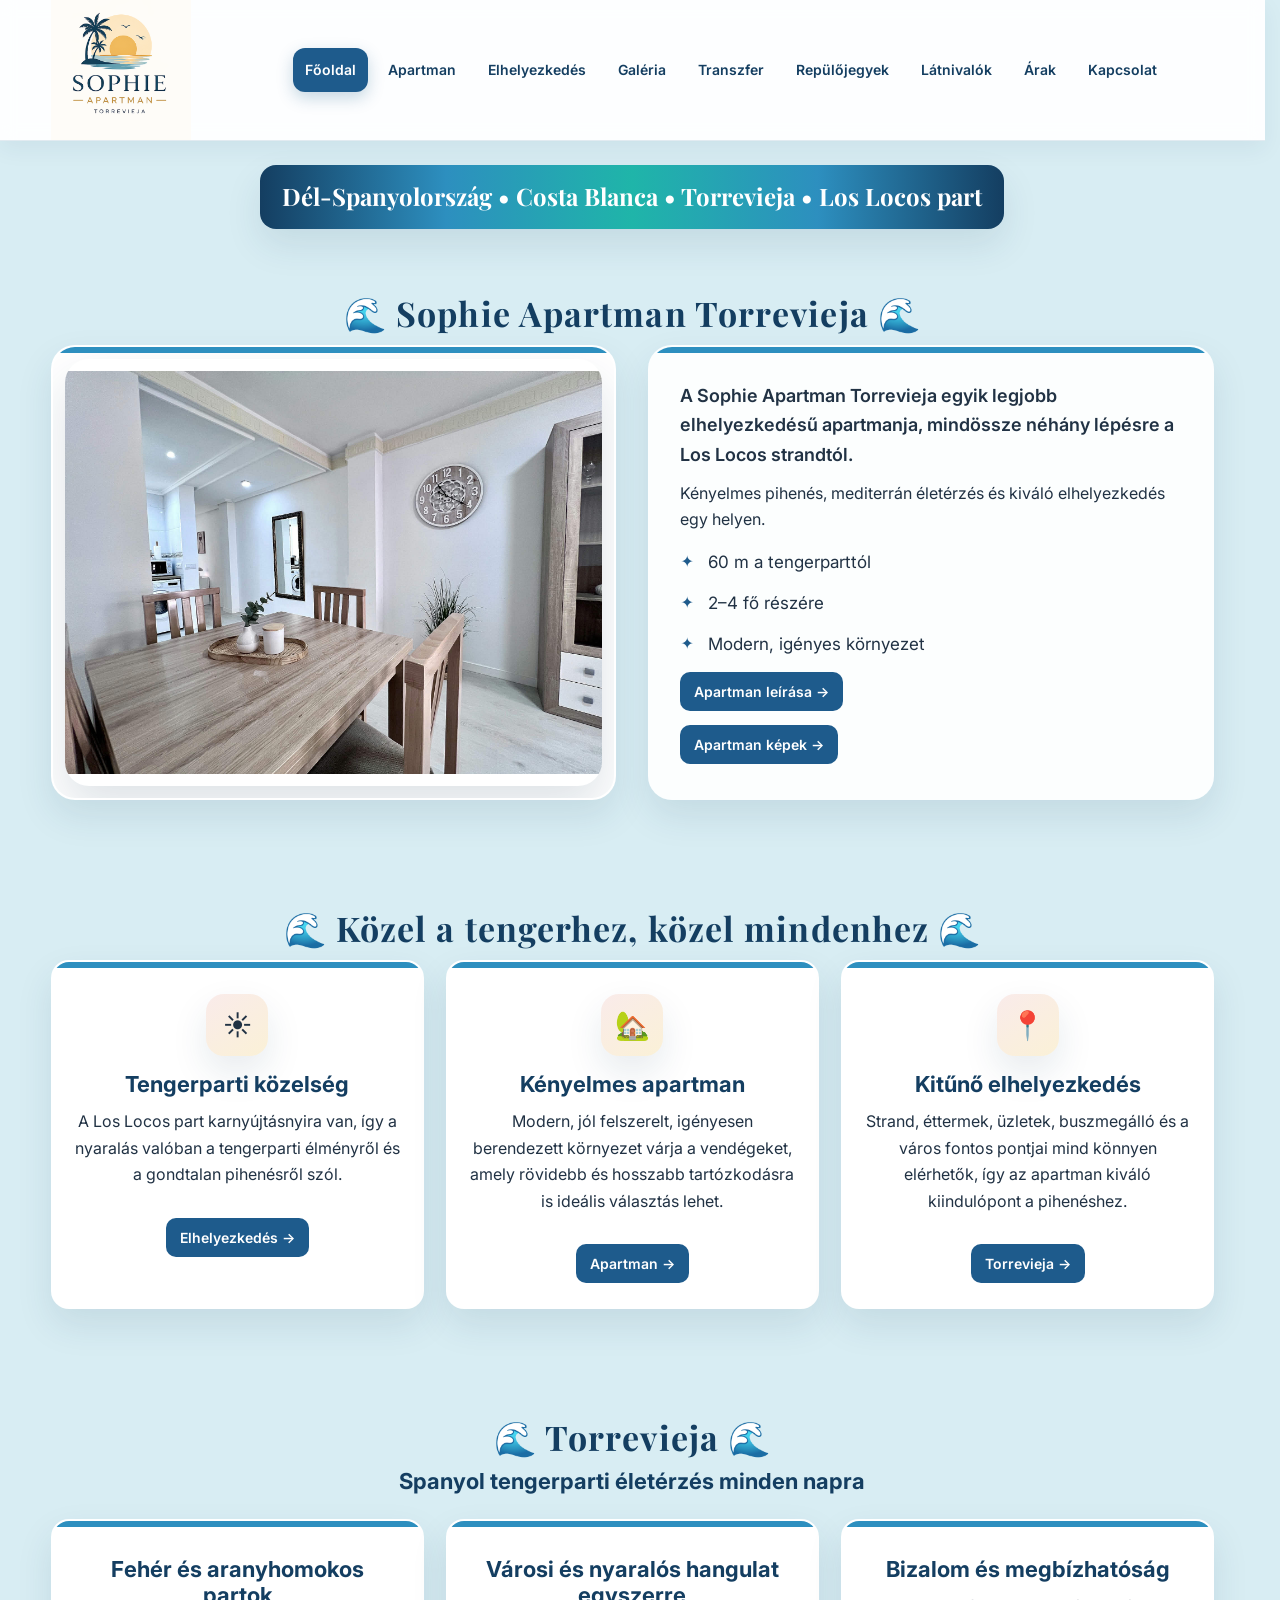
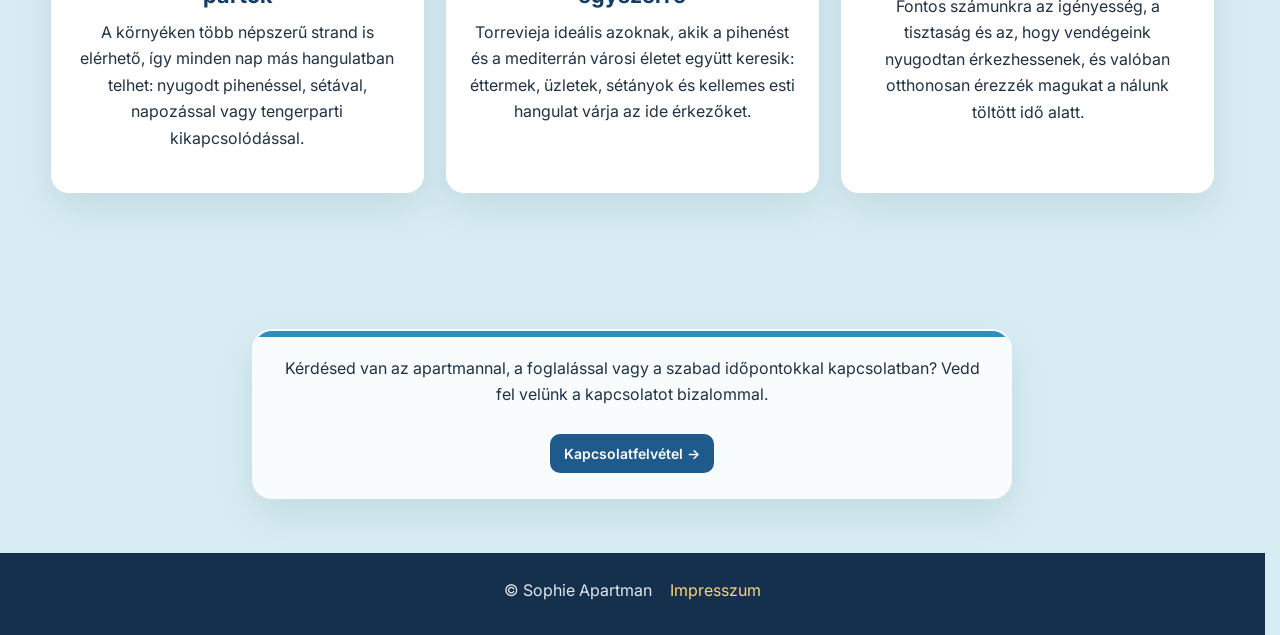
<file: index.html>
<!doctype html>
<html lang="hu">
<head>
  <meta charset="utf-8" />
  <meta name="viewport" content="width=device-width,initial-scale=1" />
  <title>Sophie Apartman Torrevieja – apartman a Los Locos Beachen</title>
  <meta name="description" content="Sophie Apartman Torreviejában, a Los Locos part közelében. Igényes, jól felszerelt apartman 2–5 fő részére, mediterrán környezetben." />

  <link rel="canonical" href="https://www.torreviejasophieapartman.hu/" />
  
  <link rel="preconnect" href="https://fonts.googleapis.com">
  <link rel="preconnect" href="https://fonts.gstatic.com" crossorigin>
  <link href="https://fonts.googleapis.com/css2?family=Playfair+Display:wght@600;700&family=Inter:wght@400;500;600;700&display=swap" rel="stylesheet">

  <link rel="icon" type="image/png" sizes="48x48" href="kepek/favicon.png?v=2">
  <link rel="apple-touch-icon" href="kepek/favicon.png">

  <link rel="stylesheet" href="style.css" />
</head>
<body>

  <header class="header">
    <div class="container header__row">
      <div class="brand">
  <img src="kepek/logo.jpg" alt="Sophie Apartman logó" class="brand__logo">
</div>

      <button class="menu-toggle" type="button" aria-label="Menü megnyitása" aria-expanded="false">
        <span></span>
        <span></span>
        <span></span>
      </button>

      <nav class="nav" aria-label="Fő navigáció">
  <a href="index.html" class="active">Főoldal</a>
  <a href="apartman.html">Apartman</a>
  <a href="elhelyezkedes.html">Elhelyezkedés</a>
  <a href="galeria.html">Galéria</a>
  <a href="transzfer.html">Transzfer</a>
  <a href="repulojegyek.html">Repülőjegyek</a>
  <a href="latnivalok.html">Látnivalók</a>
  <a href="arak.html">Árak</a>
  <a href="kapcsolat.html">Kapcsolat</a>
</nav>
    </div>
  </header>

  <main>

    <section class="service-strip">
      <div class="container">
        <p>Dél-Spanyolország • Costa Blanca  • Torrevieja • Los Locos part</p>
      </div>
    </section>

    <section class="section">
  <div class="container">

    <h1 class="section-kicker-title center">
  🌊 Sophie Apartman Torrevieja 🌊 
</h1>

    <div class="intro-grid">

      <div class="intro-image intro-image-card">
  <img src="kepek/ap8.jpg" alt="Sophie Apartman Torrevieja apartman">
</div>

      <div class="intro-text">

        <p class="intro-lead">
          A Sophie Apartman Torrevieja egyik legjobb elhelyezkedésű apartmanja, mindössze néhány lépésre a Los Locos strandtól.
        </p>

        <p>
          Kényelmes pihenés, mediterrán életérzés és kiváló elhelyezkedés egy helyen.
        </p>

        <div class="apartman-list-box">
  <ul class="apartman-list">
    <li>60 m a tengerparttól</li>
    <li>2–4 fő részére</li>
    <li>Modern, igényes környezet</li>
  </ul>
</div>
<a href="apartman.html" class="card-link">Apartman leírása →</a>
<br>
<a href="galeria.html#apartman-gallery" class="card-link">Apartman képek →</a>

      </div>

    </div>
  </div>
</section>

    <section class="section">
      <div class="container">
        <div class="section-heading section-heading--center">
          <h2 class="section-kicker-title center">
  🌊 Közel a tengerhez, közel mindenhez 🌊
</h2>
        </div>

        <div class="unified-card-grid">

          <div class="unified-card unified-card--red">
  <div class="unified-card__icon">☀</div>
  <h3>Tengerparti közelség</h3>
  <p>
    A Los Locos part karnyújtásnyira van, így a nyaralás valóban
    a tengerparti élményről és a gondtalan pihenésről szól.
  </p>

  <a href="elhelyezkedes.html" class="card-link">Elhelyezkedés →</a>
</div>

          <div class="unified-card unified-card--yellow">
            <div class="unified-card__icon">🏡</div>
            <h3>Kényelmes apartman</h3>
            <p>
              Modern, jól felszerelt, igényesen berendezett környezet várja a vendégeket,
              amely rövidebb és hosszabb tartózkodásra is ideális választás lehet.
            </p>
            <a href="apartman.html" class="card-link">Apartman →</a>
          </div>

          <div class="unified-card unified-card--red">
  <div class="unified-card__icon">📍</div>
  <h3>Kitűnő elhelyezkedés</h3>
  <p>
    Strand, éttermek, üzletek, buszmegálló és a város fontos pontjai mind
    könnyen elérhetők, így az apartman kiváló kiindulópont a pihenéshez.
  </p>

  <a href="galeria.html#torrevieja-gallery" class="card-link">Torrevieja →</a>
</div>

        </div>
      </div>
    </section>

    <section class="section">
      <div class="container">
        <div class="section-heading section-heading--center">
          <h2 class="section-kicker-title center">
  🌊 Torrevieja 🌊
</h2>

<h3 class="torrevieja-subtitle">
  Spanyol tengerparti életérzés minden napra
</h3>
        </div>

        <div class="unified-card-grid">

          <div class="unified-card unified-card--red">
            <h3>Fehér és aranyhomokos partok</h3>
            <p>
              A környéken több népszerű strand is elérhető, így minden nap más hangulatban
              telhet: nyugodt pihenéssel, sétával, napozással vagy tengerparti kikapcsolódással.
            </p>
          </div>

          <div class="unified-card unified-card--yellow">
            <h3>Városi és nyaralós hangulat egyszerre</h3>
            <p>
              Torrevieja ideális azoknak, akik a pihenést és a mediterrán városi életet együtt keresik:
              éttermek, üzletek, sétányok és kellemes esti hangulat várja az ide érkezőket.
            </p>
          </div>

          <div class="unified-card unified-card--red">
            <h3>Bizalom és megbízhatóság</h3>
            <p>
              Fontos számunkra az igényesség, a tisztaság és az, hogy vendégeink nyugodtan érkezhessenek,
              és valóban otthonosan érezzék magukat a nálunk töltött idő alatt.
            </p>
          </div>

        </div>
      </div>
    </section>

    <section class="section">
  <div class="container">

    <div class="apartman-cta-box apartman-cta-box--yellow">
      <p>
        Kérdésed van az apartmannal, a foglalással vagy a szabad időpontokkal kapcsolatban?
        Vedd fel velünk a kapcsolatot bizalommal.
      </p>

      <a href="kapcsolat.html" class="card-link">
        Kapcsolatfelvétel →
      </a>
    </div>

  </div>
</section>

  </main>

  <footer class="footer">
    <div class="container footer__row">
      <p>© Sophie Apartman</p>
      <a href="impresszum.html">Impresszum</a>
    </div>
  </footer>

  <script src="script.js"></script>
</body>
</html>
</file>
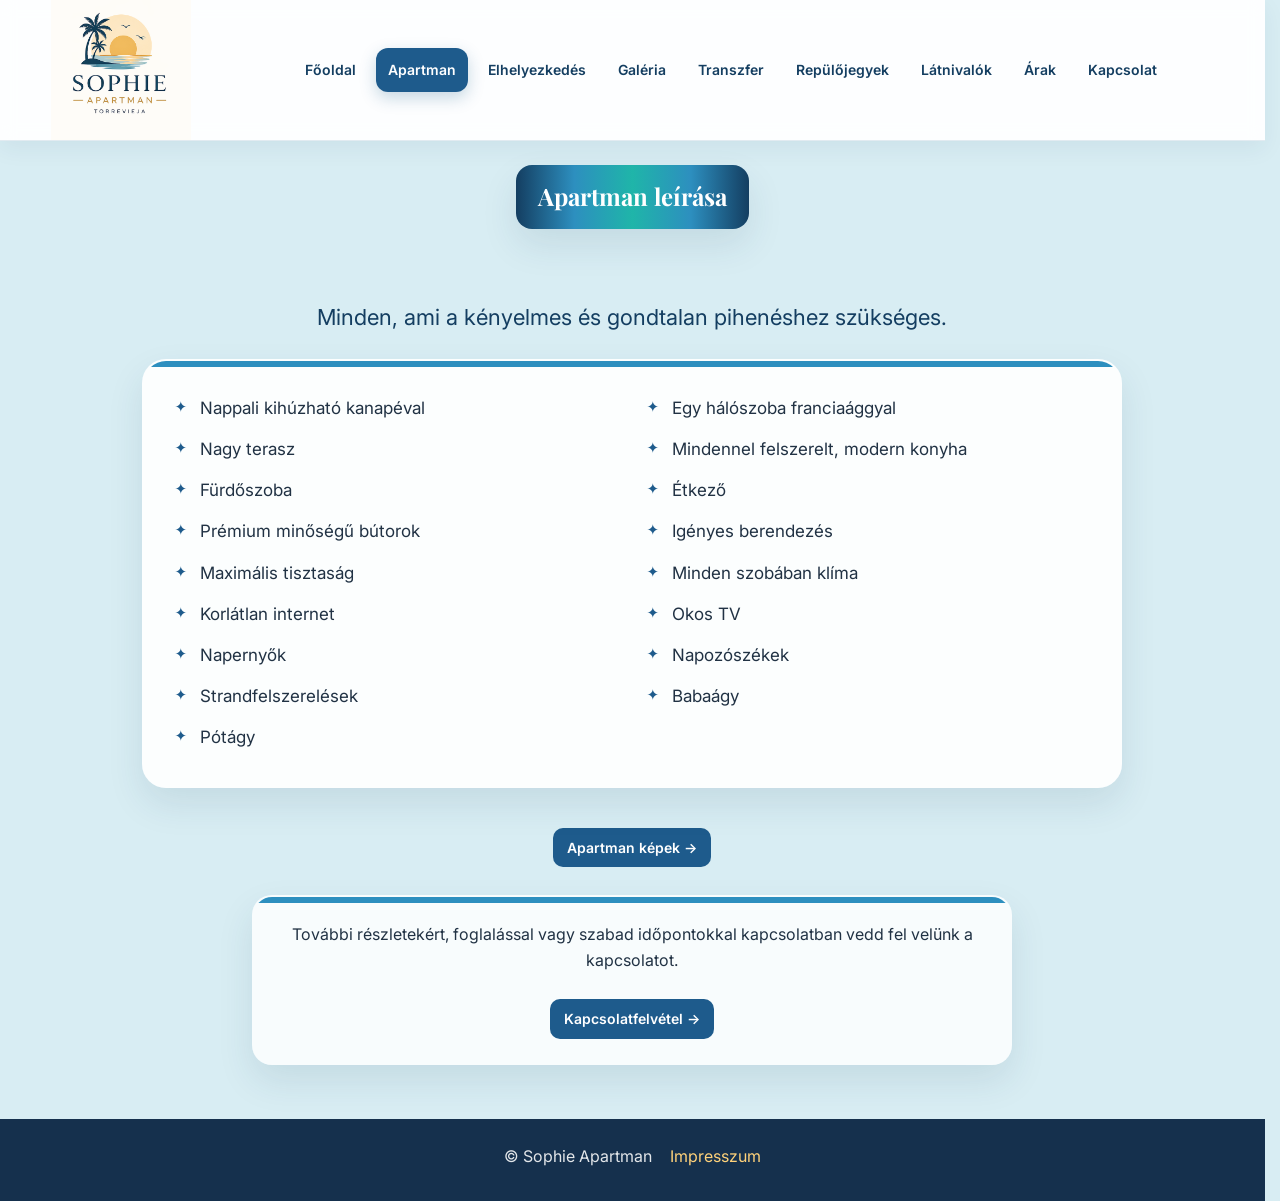
<file: apartman.html>
<!doctype html>
<html lang="hu">
<head>
  <meta charset="utf-8" />
  <meta name="viewport" content="width=device-width,initial-scale=1" />
  <title>Apartman leírása – Sophie Apartman</title>
  <meta name="description" content="Sophie Apartman leírása és felszereltsége." />

  <link rel="canonical" href="https://www.torreviejasophieapartman.hu/apartman.html" />

  <link rel="icon" type="image/png" sizes="48x48" href="kepek/favicon.png?v=2">
  <link rel="apple-touch-icon" href="kepek/favicon.png">

  <link rel="preconnect" href="https://fonts.googleapis.com">
  <link rel="preconnect" href="https://fonts.gstatic.com" crossorigin>
  <link href="https://fonts.googleapis.com/css2?family=Playfair+Display:wght@600;700&family=Inter:wght@400;500;600;700&display=swap" rel="stylesheet">

  <link rel="stylesheet" href="style.css" />
</head>
<body>

<header class="header">
  <div class="container header__row">
    <div class="brand">
  <img src="kepek/logo.jpg" alt="Sophie Apartman logó" class="brand__logo">
</div>

    <button class="menu-toggle" type="button" aria-label="Menü megnyitása" aria-expanded="false">
      <span></span>
      <span></span>
      <span></span>
    </button>

    <nav class="nav" aria-label="Fő navigáció">
  <a href="index.html">Főoldal</a>
  <a href="apartman.html" class="active">Apartman</a>
  <a href="elhelyezkedes.html">Elhelyezkedés</a>
  <a href="galeria.html">Galéria</a>
  <a href="transzfer.html">Transzfer</a>
  <a href="repulojegyek.html">Repülőjegyek</a>
  <a href="latnivalok.html">Látnivalók</a>
  <a href="arak.html">Árak</a>
  <a href="kapcsolat.html">Kapcsolat</a>
</nav>
  </div>
</header>

<main>

  <section class="service-strip">
    <div class="container">
      <p>Apartman leírása</p>
    </div>
  </section>

  <section class="section">
    <div class="container">

      <p class="torrevieja-subtitle">
        Minden, ami a kényelmes és gondtalan pihenéshez szükséges.
      </p>

      <div class="apartman-features-box">
        <ul class="apartman-features-list">
          <li>Nappali kihúzható kanapéval</li>
          <li>Egy hálószoba franciaággyal</li>
          <li>Nagy terasz</li>
          <li>Mindennel felszerelt, modern konyha</li>
          <li>Fürdőszoba</li>
          <li>Étkező</li>
          <li>Prémium minőségű bútorok</li>
          <li>Igényes berendezés</li>
          <li>Maximális tisztaság</li>
          <li>Minden szobában klíma</li>
          <li>Korlátlan internet</li>
          <li>Okos TV</li>
          <li>Napernyők</li>
          <li>Napozószékek</li>
          <li>Strandfelszerelések</li>
          <li>Babaágy</li>
          <li>Pótágy</li>
        </ul>
      </div>
      <div class="apartman-gallery-link center">
  <a href="galeria.html#apartman-gallery" class="card-link">
    Apartman képek →
  </a>
</div>

      <div class="apartman-cta-box apartman-cta-box--yellow">
        <p>
          További részletekért, foglalással vagy szabad időpontokkal kapcsolatban
          vedd fel velünk a kapcsolatot.
        </p>

        <a href="kapcsolat.html" class="card-link">
          Kapcsolatfelvétel →
        </a>
      </div>

    </div>
  </section>

</main>

<footer class="footer">
  <div class="container footer__row">
    <p>© Sophie Apartman</p>
    <a href="impresszum.html">Impresszum</a>
  </div>
</footer>

<script src="script.js"></script>
</body>
</html>
</file>
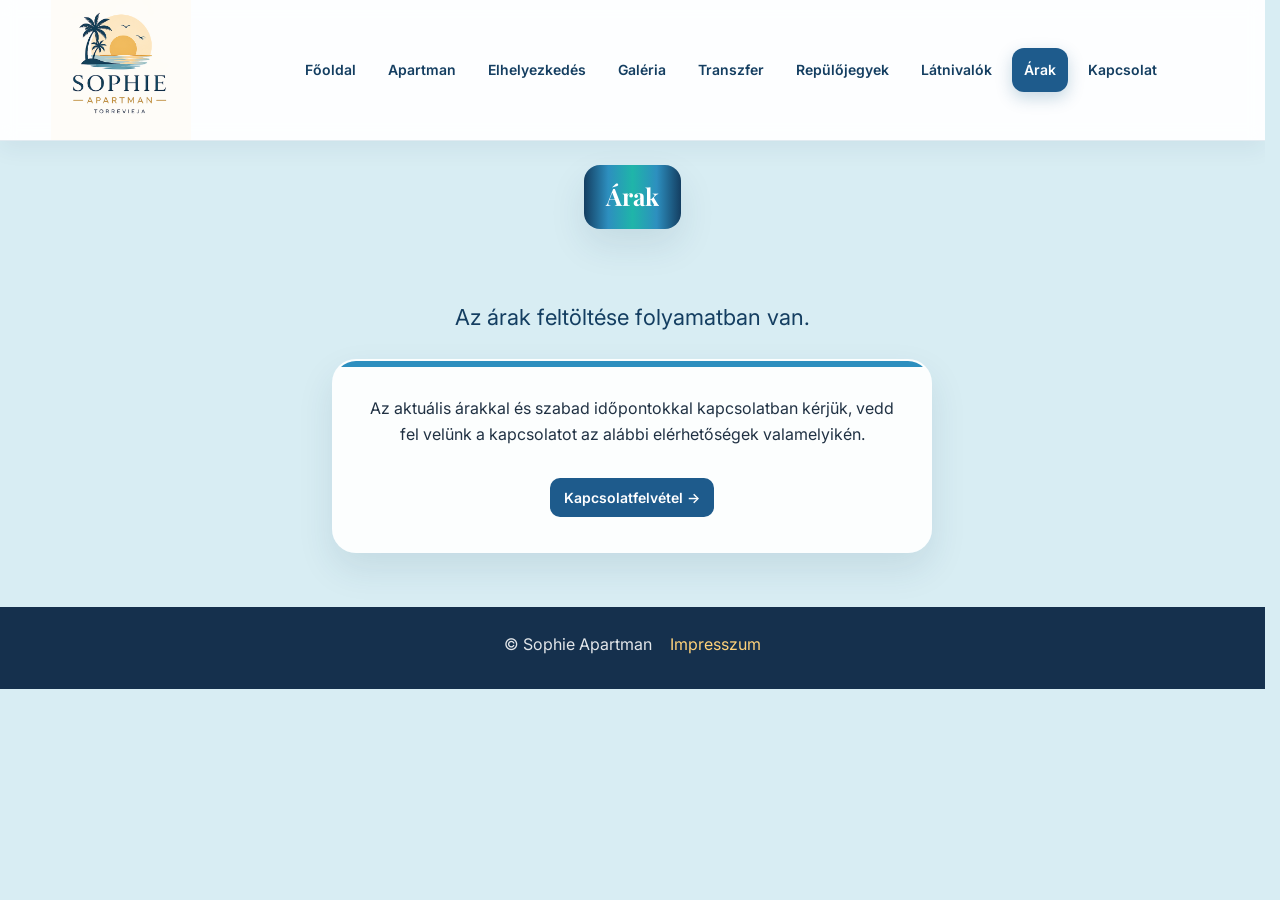
<file: arak.html>
<!doctype html>
<html lang="hu">
<head>
  <meta charset="utf-8" />
  <meta name="viewport" content="width=device-width,initial-scale=1" />
  <title>Árak – Sophie Apartman</title>
  <meta name="description" content="Árak – Sophie Apartman." />

  <link rel="canonical" href="https://www.torreviejasophieapartman.hu/arak.html" />

  <link rel="icon" type="image/png" sizes="48x48" href="kepek/favicon.png?v=2">
  <link rel="apple-touch-icon" href="kepek/favicon.png">

  <link rel="preconnect" href="https://fonts.googleapis.com">
  <link rel="preconnect" href="https://fonts.gstatic.com" crossorigin>
  <link href="https://fonts.googleapis.com/css2?family=Playfair+Display:wght@600;700&family=Inter:wght@400;500;600;700&display=swap" rel="stylesheet">

  <link rel="stylesheet" href="style.css" />
</head>
<body>

<header class="header">
  <div class="container header__row">
    <div class="brand">
  <img src="kepek/logo.jpg" alt="Sophie Apartman logó" class="brand__logo">
</div>

    <button class="menu-toggle" type="button" aria-label="Menü megnyitása" aria-expanded="false">
      <span></span>
      <span></span>
      <span></span>
    </button>

    <nav class="nav" aria-label="Fő navigáció">
  <a href="index.html">Főoldal</a>
  <a href="apartman.html">Apartman</a>
  <a href="elhelyezkedes.html">Elhelyezkedés</a>
  <a href="galeria.html">Galéria</a>
  <a href="transzfer.html">Transzfer</a>
  <a href="repulojegyek.html">Repülőjegyek</a>
  <a href="latnivalok.html">Látnivalók</a>
  <a href="arak.html" class="active">Árak</a>
  <a href="kapcsolat.html">Kapcsolat</a>
</nav>
  </div>
</header>

<main>

  <section class="service-strip">
    <div class="container">
      <p>Árak</p>
    </div>
  </section>

  <section class="section">
    <div class="container">

      <p class="torrevieja-subtitle">
        Az árak feltöltése folyamatban van.
      </p>

      <div class="intro-text arak-box center">

        <p>
          Az aktuális árakkal és szabad időpontokkal kapcsolatban kérjük,
          vedd fel velünk a kapcsolatot az alábbi elérhetőségek valamelyikén.
        </p>

        <a href="kapcsolat.html" class="card-link">
          Kapcsolatfelvétel →
        </a>

      </div>

    </div>
  </section>

</main>

<footer class="footer">
  <div class="container footer__row">
    <p>© Sophie Apartman</p>
    <a href="impresszum.html">Impresszum</a>
  </div>
</footer>

<script src="script.js"></script>
</body>
</html>
</file>
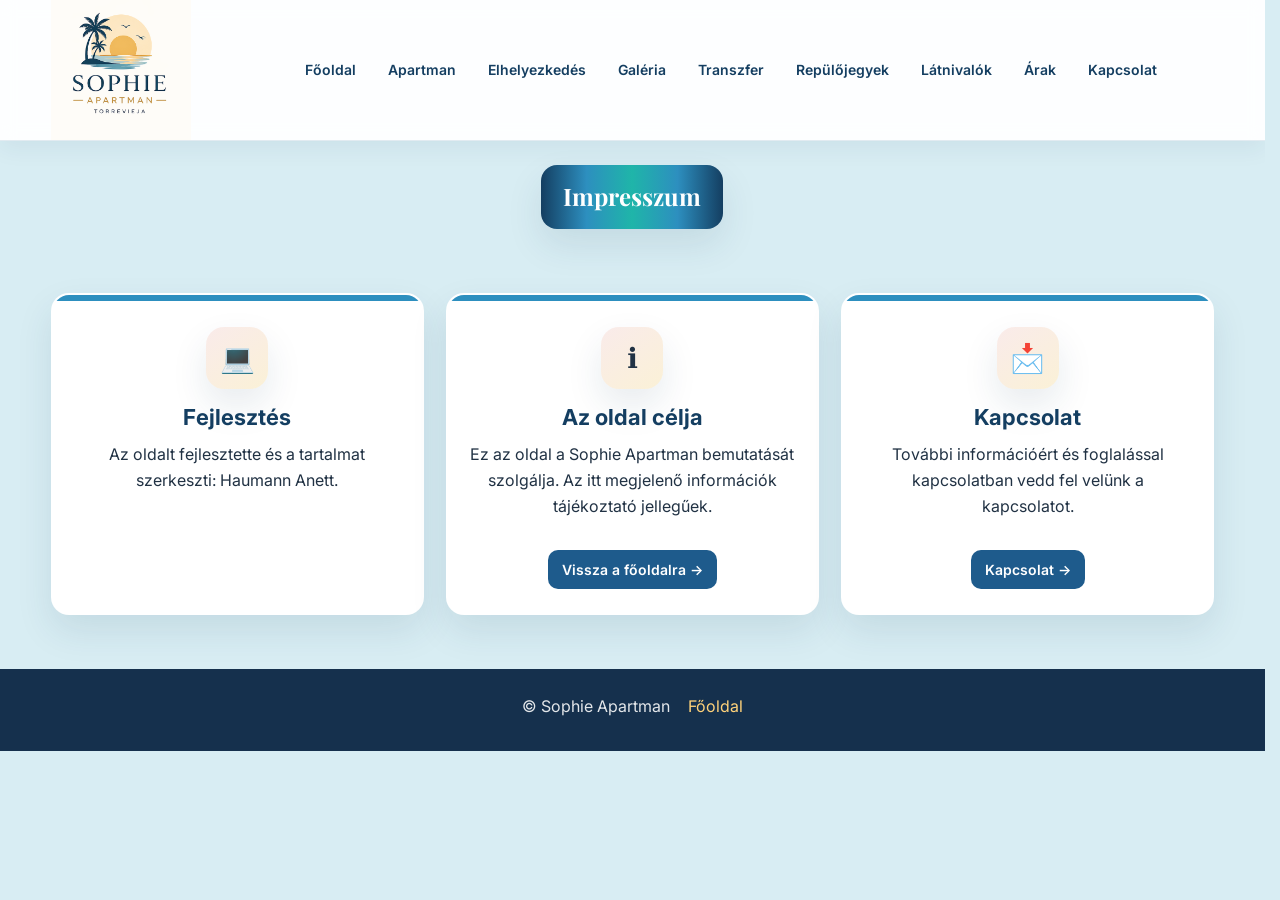
<file: impresszum.html>
<!doctype html>
<html lang="hu">
<head>
  <meta charset="utf-8" />
  <meta name="viewport" content="width=device-width,initial-scale=1" />
  <title>Impresszum – Sophie Apartman</title>

  <link rel="canonical" href="https://www.torreviejasophieapartman.hu/impresszum.html" />

  <link rel="icon" type="image/png" sizes="48x48" href="kepek/favicon.png?v=2">
  <link rel="apple-touch-icon" href="kepek/favicon.png">

  <link rel="preconnect" href="https://fonts.googleapis.com">
  <link rel="preconnect" href="https://fonts.gstatic.com" crossorigin>
  <link href="https://fonts.googleapis.com/css2?family=Playfair+Display:wght@600;700&family=Inter:wght@400;500;600;700&display=swap" rel="stylesheet">

  <link rel="stylesheet" href="style.css" />
</head>
<body>

<header class="header">
  <div class="container header__row">

    <div class="brand">
  <img src="kepek/logo.jpg" alt="Sophie Apartman logó" class="brand__logo">
</div>

    <button class="menu-toggle" type="button" aria-label="Menü megnyitása" aria-expanded="false">
      <span></span>
      <span></span>
      <span></span>
    </button>

    <nav class="nav" aria-label="Fő navigáció">
      <a href="index.html">Főoldal</a>
      <a href="apartman.html">Apartman</a>
      <a href="elhelyezkedes.html">Elhelyezkedés</a>
      <a href="galeria.html">Galéria</a>
      <a href="transzfer.html">Transzfer</a>
      <a href="repulojegyek.html">Repülőjegyek</a>
      <a href="latnivalok.html">Látnivalók</a>
      <a href="arak.html">Árak</a>
      <a href="kapcsolat.html">Kapcsolat</a>
    </nav>

  </div>
</header>

<main>

  <section class="service-strip">
    <div class="container">
      <p>Impresszum</p>
    </div>
  </section>

  <section class="section">
    <div class="container unified-card-grid">

      <div class="unified-card unified-card--red">
        <div class="unified-card__icon">💻</div>
        <h3>Fejlesztés</h3>
        <p>
          Az oldalt fejlesztette és a tartalmat szerkeszti:
          Haumann Anett.
        </p>
      </div>

      <div class="unified-card unified-card--yellow">
        <div class="unified-card__icon">ℹ️</div>
        <h3>Az oldal célja</h3>
        <p>
          Ez az oldal a Sophie Apartman bemutatását szolgálja.
          Az itt megjelenő információk tájékoztató jellegűek.
        </p>

        <a href="index.html" class="card-link">
          Vissza a főoldalra →
        </a>
      </div>

      <div class="unified-card unified-card--red">
        <div class="unified-card__icon">📩</div>
        <h3>Kapcsolat</h3>
        <p>
          További információért és foglalással kapcsolatban
          vedd fel velünk a kapcsolatot.
        </p>

        <a href="kapcsolat.html" class="card-link">
          Kapcsolat →
        </a>
      </div>

    </div>
  </section>

</main>

<footer class="footer">
  <div class="container footer__row">
    <p>© Sophie Apartman</p>
    <a href="index.html">Főoldal</a>
  </div>
</footer>

<script src="script.js"></script>
</body>
</html>
</file>
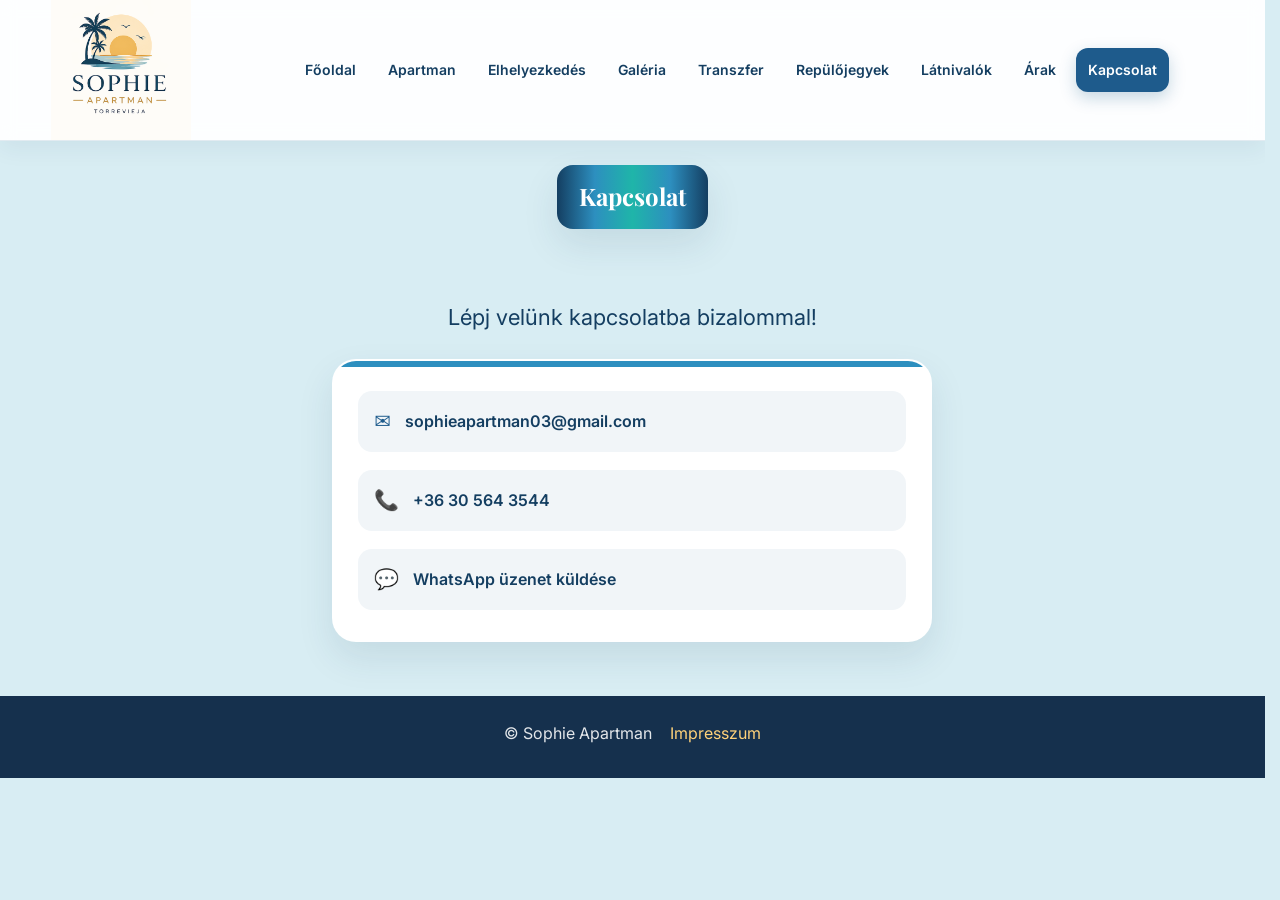
<file: kapcsolat.html>
<!doctype html>
<html lang="hu">
<head>
  <meta charset="utf-8" />
  <meta name="viewport" content="width=device-width,initial-scale=1" />
  <title>Kapcsolat – Sophie Apartman</title>
  <meta name="description" content="Kapcsolat – Sophie Apartman elérhetőségek." />

  <link rel="canonical" href="https://www.torreviejasophieapartman.hu/kapcsolat.html" />

  <link rel="icon" type="image/png" sizes="48x48" href="kepek/favicon.png?v=2">
  <link rel="apple-touch-icon" href="kepek/favicon.png">

  <link rel="preconnect" href="https://fonts.googleapis.com">
  <link rel="preconnect" href="https://fonts.gstatic.com" crossorigin>
  <link href="https://fonts.googleapis.com/css2?family=Playfair+Display:wght@600;700&family=Inter:wght@400;500;600;700&display=swap" rel="stylesheet">

  <link rel="stylesheet" href="style.css" />
</head>
<body>

<header class="header">
  <div class="container header__row">
    <div class="brand">
  <img src="kepek/logo.jpg" alt="Sophie Apartman logó" class="brand__logo">
</div>

    <button class="menu-toggle" type="button" aria-label="Menü megnyitása" aria-expanded="false">
      <span></span>
      <span></span>
      <span></span>
    </button>

    <nav class="nav" aria-label="Fő navigáció">
  <a href="index.html">Főoldal</a>
  <a href="apartman.html">Apartman</a>
  <a href="elhelyezkedes.html">Elhelyezkedés</a>
  <a href="galeria.html">Galéria</a>
  <a href="transzfer.html">Transzfer</a>
  <a href="repulojegyek.html">Repülőjegyek</a>
  <a href="latnivalok.html">Látnivalók</a>
  <a href="arak.html">Árak</a>
  <a href="kapcsolat.html" class="active">Kapcsolat</a>
</nav>
  </div>
</header>

<main>

  <section class="service-strip">
    <div class="container">
      <p>Kapcsolat</p>
    </div>
  </section>

  <section class="section">
    <div class="container">

      <p class="torrevieja-subtitle">
        Lépj velünk kapcsolatba bizalommal!
      </p>

      <div class="contact-box">

        <div class="contact-item">
          <span class="contact-icon">✉</span>
          <a href="mailto:sophieapartman03@gmail.com">
            sophieapartman03@gmail.com
          </a>
        </div>

        <div class="contact-item">
          <span class="contact-icon">📞</span>
          <a href="tel:+36305643544">
            +36 30 564 3544
          </a>
        </div>

        <div class="contact-item">
          <span class="contact-icon">💬</span>
          <a href="https://wa.me/36305626527" target="_blank">
            WhatsApp üzenet küldése
          </a>
        </div>

      </div>

    </div>
  </section>

</main>

<footer class="footer">
  <div class="container footer__row">
    <p>© Sophie Apartman</p>
    <a href="impresszum.html">Impresszum</a>
  </div>
</footer>

<script src="script.js"></script>
</body>
</html>
</file>
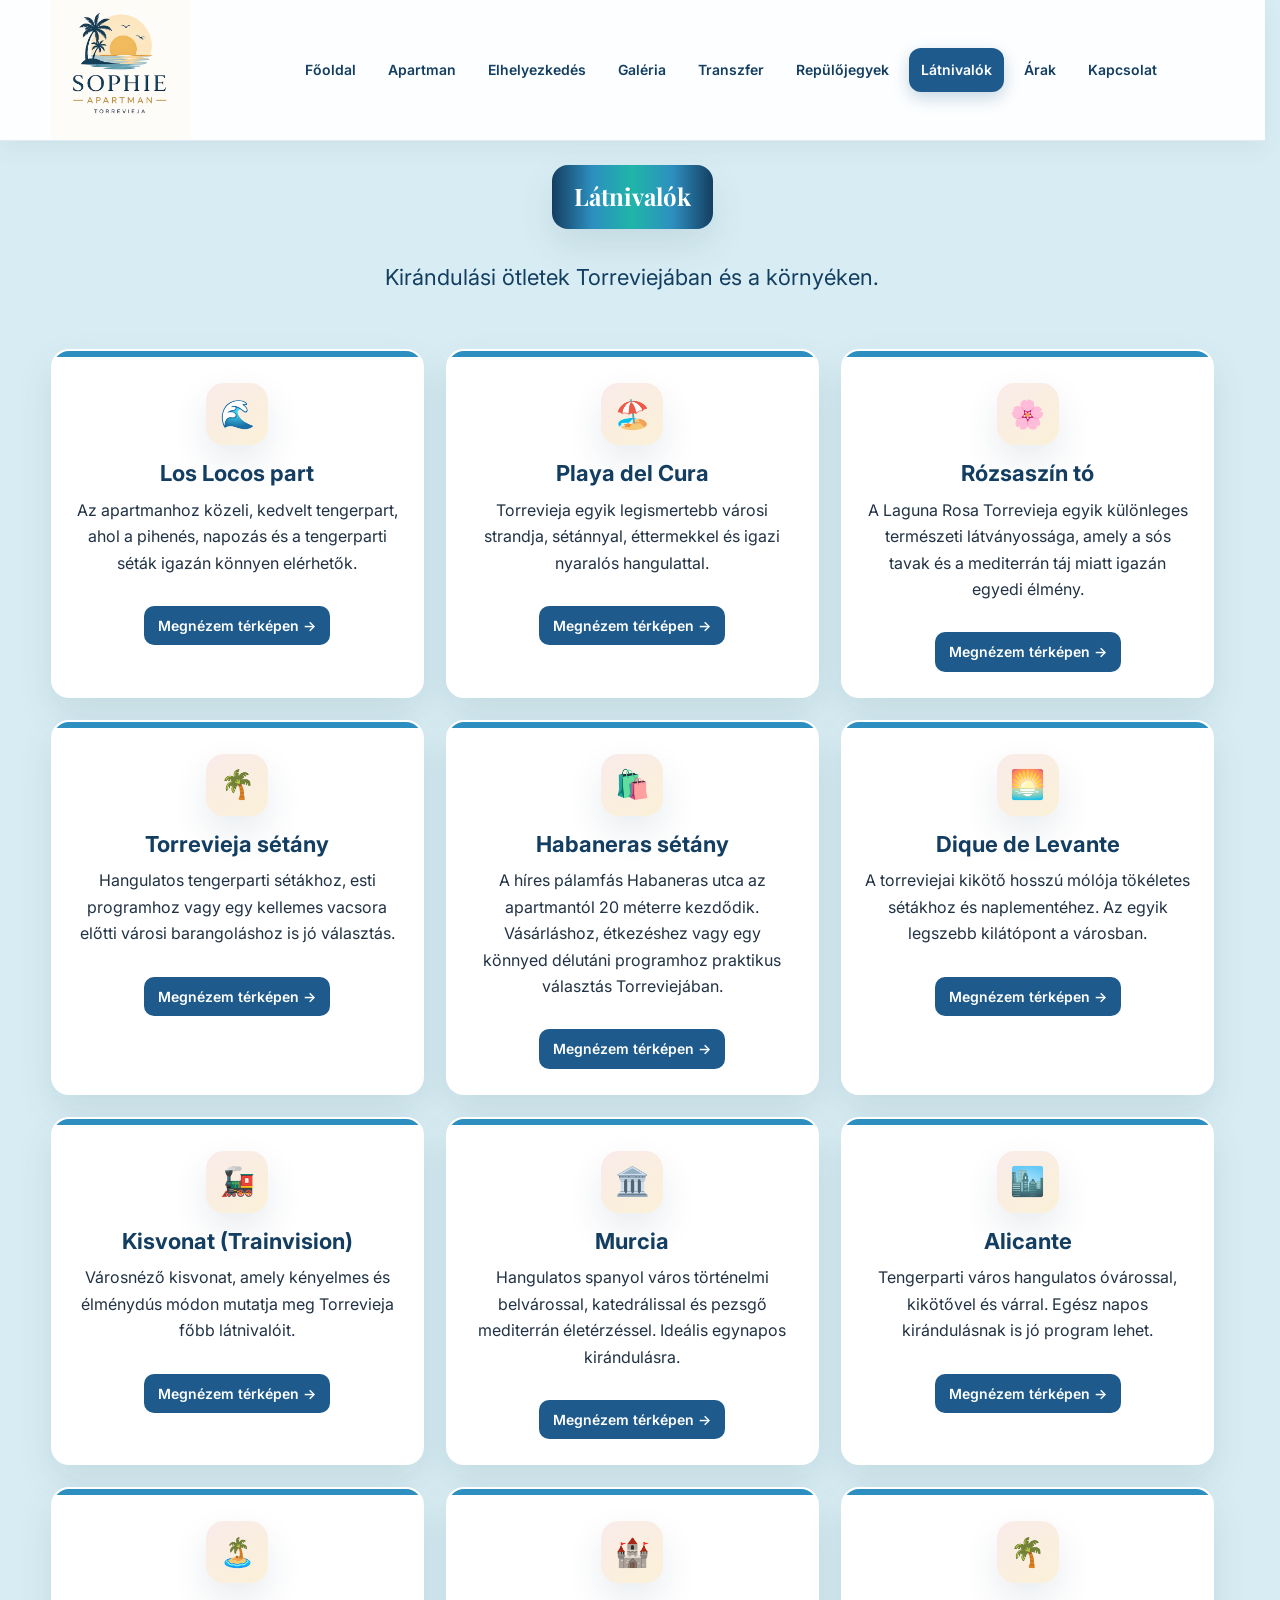
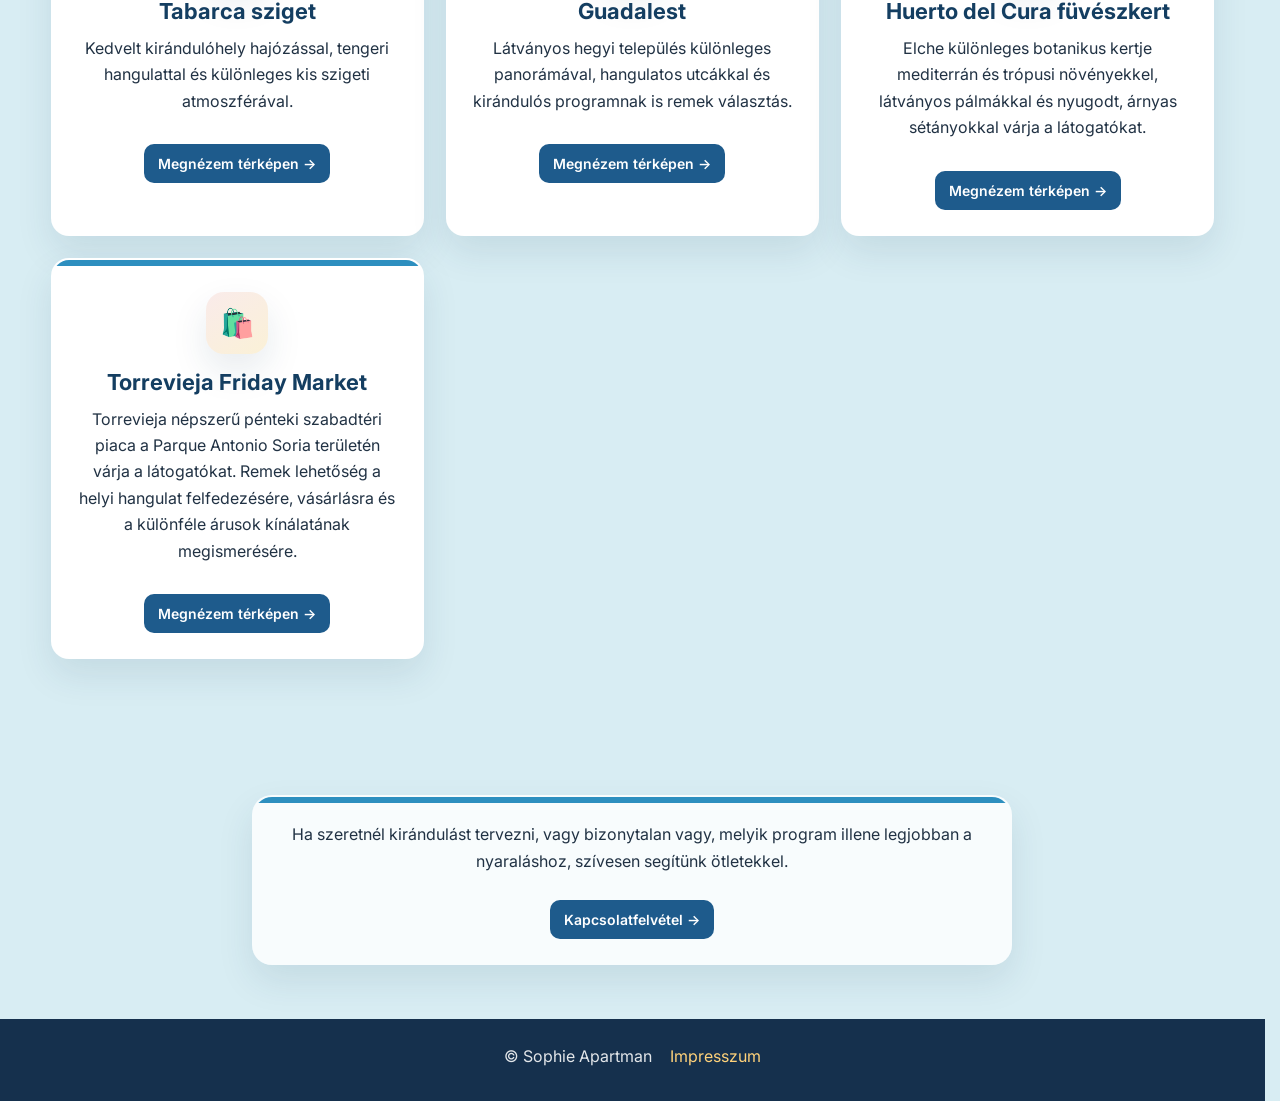
<file: latnivalok.html>
<!doctype html>
<html lang="hu">
<head>
  <meta charset="utf-8" />
  <meta name="viewport" content="width=device-width,initial-scale=1" />
  <title>Látnivalók – Sophie Apartman</title>
  <meta name="description" content="Látnivalók Torreviejában és környékén – Sophie Apartman." />

  <link rel="canonical" href="https://www.torreviejasophieapartman.hu/latnivalok.html" />

  <link rel="icon" type="image/png" sizes="48x48" href="kepek/favicon.png?v=2">
  <link rel="apple-touch-icon" href="kepek/favicon.png">

  <link rel="preconnect" href="https://fonts.googleapis.com">
  <link rel="preconnect" href="https://fonts.gstatic.com" crossorigin>
  <link href="https://fonts.googleapis.com/css2?family=Playfair+Display:wght@600;700&family=Inter:wght@400;500;600;700&display=swap" rel="stylesheet">

  <link rel="stylesheet" href="style.css" />
</head>
<body>

<header class="header">
  <div class="container header__row">
    <div class="brand">
      <img src="kepek/logo.jpg" alt="Sophie Apartman logó" class="brand__logo">
    </div>

    <button class="menu-toggle" type="button" aria-label="Menü megnyitása" aria-expanded="false">
      <span></span>
      <span></span>
      <span></span>
    </button>

    <nav class="nav" aria-label="Fő navigáció">
      <a href="index.html">Főoldal</a>
      <a href="apartman.html">Apartman</a>
      <a href="elhelyezkedes.html">Elhelyezkedés</a>
      <a href="galeria.html">Galéria</a>
      <a href="transzfer.html">Transzfer</a>
      <a href="repulojegyek.html">Repülőjegyek</a>
      <a href="latnivalok.html" class="active">Látnivalók</a>
      <a href="arak.html">Árak</a>
      <a href="kapcsolat.html">Kapcsolat</a>
    </nav>
  </div>
</header>

<main>

  <section class="service-strip">
    <div class="container">
      <p>Látnivalók</p>
    </div>
  </section>

  <section class="subpage-subtitle-section">
    <div class="container">
      <p class="torrevieja-subtitle">
        Kirándulási ötletek Torreviejában és a környéken.
      </p>
    </div>
  </section>

  <section class="section">
    <div class="container unified-card-grid">

      <div class="unified-card unified-card--yellow">
        <div class="unified-card__icon">🌊</div>
        <h3>Los Locos part</h3>
        <p>
          Az apartmanhoz közeli, kedvelt tengerpart, ahol a pihenés, napozás
          és a tengerparti séták igazán könnyen elérhetők.
        </p>
        <a href="https://www.google.com/maps/search/?api=1&query=Playa+de+los+Locos+Torrevieja" target="_blank" class="card-link">
          Megnézem térképen →
        </a>
      </div>

      <div class="unified-card unified-card--yellow">
        <div class="unified-card__icon">🏖️</div>
        <h3>Playa del Cura</h3>
        <p>
          Torrevieja egyik legismertebb városi strandja, sétánnyal, éttermekkel
          és igazi nyaralós hangulattal.
        </p>
        <a href="https://www.google.com/maps/search/?api=1&query=Playa+del+Cura+Torrevieja" target="_blank" class="card-link">
          Megnézem térképen →
        </a>
      </div>

      <div class="unified-card unified-card--yellow">
        <div class="unified-card__icon">🌸</div>
        <h3>Rózsaszín tó</h3>
        <p>
          A Laguna Rosa Torrevieja egyik különleges természeti látványossága,
          amely a sós tavak és a mediterrán táj miatt igazán egyedi élmény.
        </p>
        <a href="https://www.google.com/maps/search/?api=1&query=Laguna+Rosa+Torrevieja" target="_blank" class="card-link">
          Megnézem térképen →
        </a>
      </div>

      <div class="unified-card unified-card--yellow">
        <div class="unified-card__icon">🌴</div>
        <h3>Torrevieja sétány</h3>
        <p>
          Hangulatos tengerparti sétákhoz, esti programhoz vagy egy kellemes
          vacsora előtti városi barangoláshoz is jó választás.
        </p>
        <a href="https://www.google.com/maps/search/?api=1&query=Paseo+Maritimo+Torrevieja" target="_blank" class="card-link">
          Megnézem térképen →
        </a>
      </div>

      <div class="unified-card unified-card--yellow">
        <div class="unified-card__icon">🛍️</div>
        <h3>Habaneras sétány</h3>
        <p>
          A híres pálamfás Habaneras utca az apartmantól 20 méterre kezdődik. Vásárláshoz, étkezéshez vagy egy könnyed délutáni programhoz praktikus
          választás Torreviejában.
        </p>
        <a href="https://www.google.com/maps/search/?api=1&query=Habaneras+Shopping+Center+Torrevieja" target="_blank" class="card-link">
          Megnézem térképen →
        </a>
      </div>

      <div class="unified-card unified-card--yellow">
        <div class="unified-card__icon">🌅</div>
        <h3>Dique de Levante</h3>
        <p>
          A torreviejai kikötő hosszú mólója tökéletes sétákhoz és naplementéhez.
          Az egyik legszebb kilátópont a városban.
        </p>
        <a href="https://www.google.com/maps/search/?api=1&query=Dique+de+Levante+Torrevieja" target="_blank" class="card-link">
          Megnézem térképen →
        </a>
      </div>

      <div class="unified-card unified-card--yellow">
        <div class="unified-card__icon">🚂</div>
        <h3>Kisvonat (Trainvision)</h3>
        <p>
          Városnéző kisvonat, amely kényelmes és élménydús módon mutatja meg
          Torrevieja főbb látnivalóit.
        </p>
        <a href="https://www.google.com/maps/search/?api=1&query=Trainvision+Torrevieja" target="_blank" class="card-link">
          Megnézem térképen →
        </a>
      </div>

      <div class="unified-card unified-card--yellow">
        <div class="unified-card__icon">🏛️</div>
        <h3>Murcia</h3>
        <p>
          Hangulatos spanyol város történelmi belvárossal, katedrálissal és
          pezsgő mediterrán életérzéssel. Ideális egynapos kirándulásra.
        </p>
        <a href="https://www.google.com/maps/search/?api=1&query=Murcia+Spain" target="_blank" class="card-link">
          Megnézem térképen →
        </a>
      </div>
      
      <div class="unified-card unified-card--yellow">
        <div class="unified-card__icon">🏙️</div>
        <h3>Alicante</h3>
        <p>
          Tengerparti város hangulatos óvárossal, kikötővel és várral.
          Egész napos kirándulásnak is jó program lehet.
        </p>
        <a href="https://www.google.com/maps/search/?api=1&query=Alicante+Spain" target="_blank" class="card-link">
          Megnézem térképen →
        </a>
      </div>

      <div class="unified-card unified-card--yellow">
        <div class="unified-card__icon">🏝️</div>
        <h3>Tabarca sziget</h3>
        <p>
          Kedvelt kirándulóhely hajózással, tengeri hangulattal és különleges
          kis szigeti atmoszférával.
        </p>
        <a href="https://www.google.com/maps/search/?api=1&query=Tabarca+Island+Spain" target="_blank" class="card-link">
          Megnézem térképen →
        </a>
      </div>

      <div class="unified-card unified-card--yellow">
        <div class="unified-card__icon">🏰</div>
        <h3>Guadalest</h3>
        <p>
          Látványos hegyi település különleges panorámával, hangulatos utcákkal
          és kirándulós programnak is remek választás.
        </p>
        <a href="https://www.google.com/maps/search/?api=1&query=Guadalest+Spain" target="_blank" class="card-link">
          Megnézem térképen →
        </a>
      </div>
<!--
      <div class="unified-card unified-card--yellow">
        <div class="unified-card__icon">💦</div>
        <h3>Algar vízesések</h3>
        <p>
          Természetközeli program kristálytiszta vízzel, zöld környezettel és
          nyári kiránduláshoz különösen kellemes hangulattal.
        </p>
        <a href="https://www.google.com/maps/search/?api=1&query=Fonts+de+l%27Algar" target="_blank" class="card-link">
          Megnézem térképen →
        </a>
      </div>
    -->

<div class="unified-card unified-card--yellow">
  <div class="unified-card__icon">🌴</div>
  <h3>Huerto del Cura füvészkert</h3>
  <p>
    Elche különleges botanikus kertje mediterrán és trópusi növényekkel,
    látványos pálmákkal és nyugodt, árnyas sétányokkal várja a látogatókat.
  </p>
  <a href="https://www.google.com/maps/search/?api=1&query=Huerto+del+Cura+Elche"
     target="_blank"
     rel="noopener noreferrer"
     class="card-link">
    Megnézem térképen →
  </a>
</div>

    <div class="unified-card unified-card--yellow">
  <div class="unified-card__icon">🛍️</div>
  <h3>Torrevieja Friday Market</h3>
  <p>
    Torrevieja népszerű pénteki szabadtéri piaca a Parque Antonio Soria területén várja
  a látogatókat. Remek lehetőség a helyi hangulat
    felfedezésére, vásárlásra és a különféle árusok kínálatának megismerésére.
  </p>
  <a href="https://www.google.com/maps/search/?api=1&query=Torrevieja+Friday+Market+Parque+Antonio+Soria"
     target="_blank"
     rel="noopener noreferrer"
     class="card-link">
    Megnézem térképen →
  </a>
</div>


    </div>
  </section>

  <section class="section">
    <div class="container">

      <div class="apartman-cta-box apartman-cta-box--yellow">
        <p>
          Ha szeretnél kirándulást tervezni, vagy bizonytalan vagy, melyik program
          illene legjobban a nyaraláshoz, szívesen segítünk ötletekkel.
        </p>

        <a href="kapcsolat.html" class="card-link">
          Kapcsolatfelvétel →
        </a>
      </div>

    </div>
  </section>

</main>

<footer class="footer">
  <div class="container footer__row">
    <p>© Sophie Apartman</p>
    <a href="impresszum.html">Impresszum</a>
  </div>
</footer>

<script src="script.js"></script>
</body>
</html>
</file>
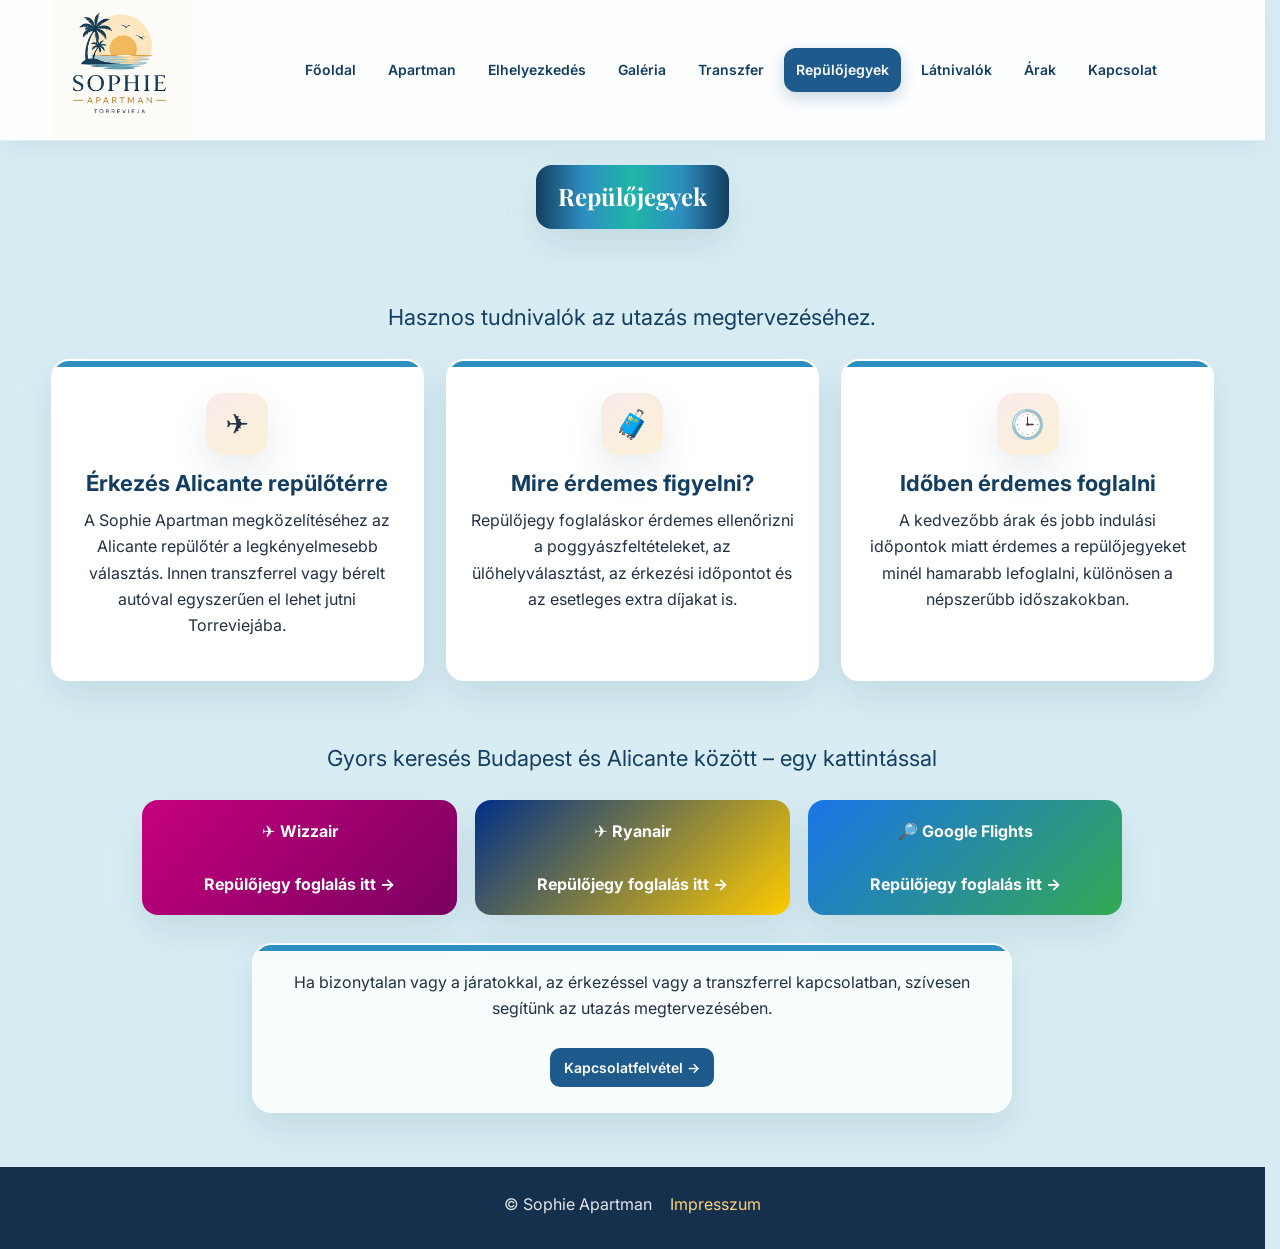
<file: repulojegyek.html>
<!doctype html>
<html lang="hu">
<head>
  <meta charset="utf-8" />
  <meta name="viewport" content="width=device-width,initial-scale=1" />
  <title>Repülőjegyek – Sophie Apartman</title>
  <meta name="description" content="Hasznos információk repülőjegy foglaláshoz – Sophie Apartman." />

  <link rel="canonical" href="https://www.torreviejasophieapartman.hu/repulojegyek.html" />

  <link rel="icon" type="image/png" sizes="48x48" href="kepek/favicon.png?v=2">
  <link rel="apple-touch-icon" href="kepek/favicon.png">

  <link rel="preconnect" href="https://fonts.googleapis.com">
  <link rel="preconnect" href="https://fonts.gstatic.com" crossorigin>
  <link href="https://fonts.googleapis.com/css2?family=Playfair+Display:wght@600;700&family=Inter:wght@400;500;600;700&display=swap" rel="stylesheet">

  <link rel="stylesheet" href="style.css" />
</head>
<body>

<header class="header">
  <div class="container header__row">
    <div class="brand">
  <img src="kepek/logo.jpg" alt="Sophie Apartman logó" class="brand__logo">
</div>

    <button class="menu-toggle" type="button" aria-label="Menü megnyitása" aria-expanded="false">
      <span></span>
      <span></span>
      <span></span>
    </button>

    <nav class="nav" aria-label="Fő navigáció">
      <a href="index.html">Főoldal</a>
      <a href="apartman.html">Apartman</a>
      <a href="elhelyezkedes.html">Elhelyezkedés</a>
      <a href="galeria.html">Galéria</a>
      <a href="transzfer.html">Transzfer</a>
      <a href="repulojegyek.html" class="active">Repülőjegyek</a>
      <a href="latnivalok.html">Látnivalók</a>
      <a href="arak.html">Árak</a>
      <a href="kapcsolat.html">Kapcsolat</a>
    </nav>
  </div>
</header>

<main>

  <section class="service-strip">
    <div class="container">
      <p>Repülőjegyek</p>
    </div>
  </section>

  <section class="section">
    <div class="container">

      <p class="torrevieja-subtitle">
        Hasznos tudnivalók az utazás megtervezéséhez.
      </p>

      <div class="unified-card-grid">

        <div class="unified-card unified-card--red">
          <div class="unified-card__icon">✈</div>
          <h3>Érkezés Alicante repülőtérre</h3>
          <p>
            A Sophie Apartman megközelítéséhez az Alicante repülőtér a legkényelmesebb választás.
            Innen transzferrel vagy bérelt autóval egyszerűen el lehet jutni Torreviejába.
          </p>
        </div>

        <div class="unified-card unified-card--yellow">
          <div class="unified-card__icon">🧳</div>
          <h3>Mire érdemes figyelni?</h3>
          <p>
            Repülőjegy foglaláskor érdemes ellenőrizni a poggyászfeltételeket,
            az ülőhelyválasztást, az érkezési időpontot és az esetleges extra díjakat is.
          </p>
        </div>

        <div class="unified-card unified-card--red">
          <div class="unified-card__icon">🕒</div>
          <h3>Időben érdemes foglalni</h3>
          <p>
            A kedvezőbb árak és jobb indulási időpontok miatt érdemes a repülőjegyeket
            minél hamarabb lefoglalni, különösen a népszerűbb időszakokban.
          </p>
        </div>

      </div>
<br><br>
      <p class="torrevieja-subtitle">
  Gyors keresés Budapest és Alicante között – egy kattintással
</p>

<div class="airline-links">

  <a href="https://wizzair.com/hu-hu/booking/select-flight/BUD/ALC"
   target="_blank"
   class="airline-card wizz">
  ✈ Wizzair <br><br> Repülőjegy foglalás itt →
</a>

  <a href="https://www.ryanair.com/hu/hu/trip/flights/select?originIata=BUD&destinationIata=ALC"
     target="_blank"
     class="airline-card ryanair">
    ✈ Ryanair <br><br> Repülőjegy foglalás itt →
  </a>

  <a href="https://www.google.com/travel/flights?q=Budapest%20to%20Alicante"
   target="_blank"
   class="airline-card google-flights">
  🔎 Google Flights <br><br> Repülőjegy foglalás itt →
</a>

</div>
      
      <div class="apartman-cta-box apartman-cta-box--yellow">
        <p>
          Ha bizonytalan vagy a járatokkal, az érkezéssel vagy a transzferrel kapcsolatban,
          szívesen segítünk az utazás megtervezésében.
        </p>

        <a href="kapcsolat.html" class="card-link">
          Kapcsolatfelvétel →
        </a>
      </div>

    </div>
  </section>

</main>

<footer class="footer">
  <div class="container footer__row">
    <p>© Sophie Apartman</p>
    <a href="impresszum.html">Impresszum</a>
  </div>
</footer>

<script src="script.js"></script>
</body>
</html>
</file>
<file: style.css>
:root{
  --bg: #d8edf3;
  --white: #ffffff;
  --blue: #1e5b8c;
  --blue-dark: #143e61;
  --sea: #2d8fbf;
  --turquoise: #1fb5a9;
  --text: #213244;
  --muted: #5f6f80;
  --red: #2d8fbf;
  --yellow: #2d8fbf;
  --line: rgba(30, 91, 140, 0.12);
  --shadow: 0 16px 36px rgba(18, 54, 87, 0.10);
  --shadow-strong: 0 22px 48px rgba(18, 54, 87, 0.14);
  --radius: 22px;
}

*{
  box-sizing: border-box;
}

html{
  scroll-behavior: smooth;
  scrollbar-gutter: stable;
}

body{
  margin: 0;
  font-family: "Inter", system-ui, sans-serif;
  color: var(--text);
  background: var(--bg);
  line-height: 1.65;
}

img{
  max-width: 100%;
  display: block;
}

.container{
  width: min(1180px, 92%);
  margin: 0 auto;
}

/* =========================
   TYPOGRÁFIA
========================= */

h1, h2, h3{
  margin: 0 0 12px;
  line-height: 1.18;
}

h1, h2{
  font-family: "Playfair Display", serif;
}

h1{
  font-size: 48px;
}

h2{
  font-size: 34px;
}

h3{
  font-size: 22px;
}

p{
  margin: 0 0 16px;
}

.center{
  text-align: center;
}

.section-kicker{
  margin: 0 0 8px;
  color: var(--red);
  text-transform: uppercase;
  letter-spacing: 1.1px;
  font-size: 13px;
  font-weight: 700;
}

.section{
  padding: 54px 0;
}

.section-kicker-title{
  color: var(--blue-dark);
  letter-spacing: 1.1px;
  font-weight: 700;
}

.torrevieja-subtitle{
  text-align: center;
  font-size: 22px;
  color: var(--blue-dark);
  margin-top: 6px;
  margin-bottom: 24px;
}

/* =========================
   FEJLÉC
========================= */

.header{
  position: sticky;
  top: 0;
  z-index: 1000;
  background: rgba(255,255,255,0.95);
  backdrop-filter: blur(8px);
  border-bottom: 1px solid var(--line);
  box-shadow: 0 8px 22px rgba(20, 58, 92, 0.06);
}

.header__row{
  display: flex;
  align-items: center;
  justify-content: space-between;
  gap: 18px;
  min-height: 90px;
}

.brand{
  display: flex;
  align-items: center;
  gap: 12px;
  text-decoration: none;
  color: inherit;
  flex: 0 0 180px;
}

.brand__logo{
  width: 140px;
  height: auto;
  display: block;
}

.brand__mark{
  width: 46px;
  height: 46px;
  border-radius: 14px;
  background: linear-gradient(145deg, var(--red), var(--yellow));
  color: var(--white);
  display: grid;
  place-items: center;
  font-family: "Playfair Display", serif;
  font-size: 22px;
  font-weight: 700;
  box-shadow: var(--shadow);
}

.brand__text{
  color: var(--blue-dark);
  font-size: 17px;
  font-weight: 700;
}

.nav{
  display: flex;
  align-items: center;
  justify-content: center;
  gap: 8px;
  flex-wrap: wrap;
  flex: 1;
}

.nav a{
  text-decoration: none;
  color: var(--blue-dark);
  font-size: 14px;
  font-weight: 600;
  padding: 10px 12px;
  border-radius: 12px;
  transition: background 0.2s ease, color 0.2s ease;
}

.nav a:hover{
  background: var(--blue);
  color: var(--white);
}

.nav a.active{
  background: var(--blue);
  color: var(--white);
  box-shadow: 0 6px 16px rgba(30, 91, 140, 0.25);
}

.menu-toggle{
  display: none;
  width: 46px;
  height: 46px;
  border: none;
  border-radius: 14px;
  background: rgba(30, 91, 140, 0.10);
  cursor: pointer;
  padding: 0;
}

.menu-toggle span{
  display: block;
  width: 22px;
  height: 2px;
  background: var(--blue-dark);
  margin: 5px auto;
  border-radius: 999px;
}

/* =========================
   MENÜ ALATTI SÁV
========================= */

.service-strip{
  padding: 24px 0 10px;
  text-align: center;
}

.service-strip p{
  display: inline-block;
  margin: 0;
  padding: 12px 22px;
  border-radius: 16px;
  font-family: "Playfair Display", serif;
  font-size: 24px;
  font-weight: 700;
  color: var(--white);
  background: linear-gradient(
    90deg,
    var(--blue-dark),
    var(--sea),
    var(--turquoise),
    var(--sea),
    var(--blue-dark)
  );
  box-shadow: var(--shadow);
}

/* =========================
   KÉP + SZÖVEG
========================= */

.intro-grid{
  display: grid;
  grid-template-columns: 1fr 1fr;
  gap: 32px;
  align-items: stretch;
}

.intro-image{
  display: flex;
}

.intro-image img{
  width: 100%;
  height: auto;
  object-fit: contain;
  border-radius: 24px;
  box-shadow: var(--shadow-strong);
  background: var(--white);
}

.intro-text{
  background: rgba(255,255,255,0.92);
  border-radius: 24px;
  padding: 34px 30px;
  box-shadow: var(--shadow);
  position: relative;
  overflow: hidden;
  transition: transform 0.25s ease, box-shadow 0.25s ease, border-color 0.25s ease;
  border: 2px solid transparent;
}

.intro-text::before{
  content: "";
  position: absolute;
  top: 0;
  left: 0;
  right: 0;
  height: 6px;
  background: var(--red);
}

.intro-text:hover{
  transform: translateY(-5px);
  border-color: var(--red);
  box-shadow:
    0 24px 54px rgba(18, 40, 92, 0.16),
    0 0 24px rgba(45, 79, 255, 0.28);
}

.intro-text h1{
  color: var(--blue-dark);
  margin-bottom: 18px;
}

.intro-text h2{
  color: var(--blue-dark);
  margin-top: 20px;
  font-size: 28px;
}

.intro-text p{
  color: var(--text);
}

.intro-lead{
  font-size: 18px;
  font-weight: 600;
  color: var(--blue-dark);
  margin-bottom: 10px;
}

.intro-link{
  display: inline-block;
  margin-top: 12px;
  font-weight: 600;
  color: var(--blue-dark);
  text-decoration: none;
}

.intro-link:hover{
  text-decoration: underline;
}

/* =========================
   SOPHIE BLOKKON BELÜLI
   3 KIEMELT KÁRTYA
========================= */

.intro-pillars{
  display: grid;
  justify-items: center;
  gap: 14px;
  margin-top: 22px;
}

.pill{
  width: 100%;
  max-width: 340px;
  min-height: 58px;
  display: flex;
  align-items: center;
  justify-content: center;
  padding: 12px 18px;
  border-radius: 14px;
  font-weight: 700;
  text-align: center;
  box-shadow: var(--shadow);
}

.pill.red{
  background: var(--red);
  color: var(--white);
}

.pill.yellow{
  background: var(--yellow);
  color: var(--white);
}

/* =========================
   EGYSÉGES 3 KÁRTYÁS RÉSZEK
========================= */

.unified-card-grid{
  display: grid;
  grid-template-columns: repeat(3, 1fr);
  gap: 22px;
}

.unified-card{
  background: var(--white);
  padding: 28px 22px 24px;
  border-radius: 18px;
  text-align: center;
  box-shadow: var(--shadow);
  border: 2px solid transparent;
  position: relative;
  transition: 0.22s ease;
  overflow: hidden;
}

.unified-card::before{
  content: "";
  position: absolute;
  top: 0;
  left: 0;
  right: 0;
  height: 6px;
}

.unified-card--red::before{
  background: var(--red);
}

.unified-card--yellow::before{
  background: var(--yellow);
}

.unified-card:hover{
  transform: translateY(-4px);
}

.unified-card--red:hover{
  border-color: var(--red);
  box-shadow:
    0 22px 48px rgba(18, 54, 87, 0.12),
    0 0 0 1px rgba(199,58,50,0.18);
}

.unified-card--yellow:hover{
  border-color: var(--yellow);
  box-shadow:
    0 22px 48px rgba(18, 54, 87, 0.12),
    0 0 0 1px rgba(230,177,31,0.22);
}

.unified-card h3{
  color: var(--blue-dark);
  margin-top: 8px;
  margin-bottom: 10px;
}

.unified-card__icon{
  width: 62px;
  height: 62px;
  margin: 4px auto 16px;
  border-radius: 18px;
  display: grid;
  place-items: center;
  font-size: 28px;
  background: linear-gradient(145deg, rgba(199,58,50,0.10), rgba(230,177,31,0.18));
  box-shadow: var(--shadow);
}

/* =========================
   GALÉRIA
========================= */

.gallery-section{
  padding-top: 34px;
}

.gallery-folder-grid{
  display: grid;
  grid-template-columns: repeat(2, minmax(280px, 420px));
  justify-content: center;
  gap: 28px;
  margin-top: 10px;
}

.gallery-folder{
  background: var(--white);
  border: 2px solid transparent;
  border-radius: 22px;
  padding: 34px 24px;
  box-shadow: var(--shadow);
  text-align: center;
  position: relative;
  cursor: pointer;
  transition: 0.22s ease;
  overflow: hidden;
}

.gallery-folder::before{
  content: "";
  position: absolute;
  top: 0;
  left: 0;
  right: 0;
  height: 6px;
}

.gallery-folder--red::before{
  background: var(--red);
}

.gallery-folder--yellow::before{
  background: var(--yellow);
}

.gallery-folder--red:hover{
  transform: translateY(-4px);
  border-color: var(--red);
  box-shadow:
    0 22px 48px rgba(18, 54, 87, 0.12),
    0 0 0 1px rgba(199,58,50,0.18);
}

.gallery-folder--yellow:hover{
  transform: translateY(-4px);
  border-color: var(--yellow);
  box-shadow:
    0 22px 48px rgba(18, 54, 87, 0.12),
    0 0 0 1px rgba(230,177,31,0.22);
}

.gallery-folder__title{
  display: block;
  font-family: "Playfair Display", serif;
  font-size: 34px;
  color: var(--blue-dark);
  margin-bottom: 8px;
}

.gallery-folder__text{
  display: block;
  color: var(--text);
  font-size: 16px;
  font-weight: 500;
}

.gallery-panel{
  padding-top: 18px;
}

.gallery-lead{
  max-width: 980px;
  margin: 0 auto 28px;
  text-align: center;
  color: var(--text);
  font-size: 17px;
  line-height: 1.7;
}

.gallery-grid{
  display: grid;
  grid-template-columns: repeat(3, 1fr);
  gap: 22px;
  align-items: start;
}

.gallery-card{
  background: var(--white);
  border-radius: 18px;
  padding: 14px;
  box-shadow: var(--shadow);
  border: 2px solid transparent;
  position: relative;
  transition: 0.22s ease;
  overflow: hidden;
  min-height: 320px;
  display: flex;
  align-items: center;
  justify-content: center;
}

.gallery-card::before{
  content: "";
  position: absolute;
  top: 0;
  left: 0;
  right: 0;
  height: 6px;
}

.gallery-card:nth-child(3n+1)::before,
.gallery-card:nth-child(3n+3)::before{
  background: var(--red);
}

.gallery-card:nth-child(3n+2)::before{
  background: var(--yellow);
}

.gallery-card:nth-child(3n+1):hover,
.gallery-card:nth-child(3n+3):hover{
  transform: translateY(-4px);
  border-color: var(--red);
  box-shadow:
    0 22px 48px rgba(18, 54, 87, 0.12),
    0 0 0 1px rgba(199,58,50,0.18);
}

.gallery-card:nth-child(3n+2):hover{
  transform: translateY(-4px);
  border-color: var(--yellow);
  box-shadow:
    0 22px 48px rgba(18, 54, 87, 0.12),
    0 0 0 1px rgba(230,177,31,0.22);
}

.gallery-card img{
  width: 100%;
  height: 280px;
  object-fit: contain;
  border-radius: 12px;
  background: var(--white);
}

.gallery-open{
  cursor: pointer;
}

/* =========================
   LIGHTBOX
========================= */

.lightbox{
  position: fixed;
  inset: 0;
  background: rgba(10, 20, 35, 0.88);
  display: none;
  align-items: center;
  justify-content: center;
  padding: 30px;
  z-index: 3000;
}

.lightbox.open{
  display: flex;
}

.lightbox__img{
  max-width: min(1100px, 92vw);
  max-height: 88vh;
  width: auto;
  height: auto;
  object-fit: contain;
  border-radius: 18px;
  box-shadow: 0 24px 60px rgba(0,0,0,0.35);
  background: #fff;
}

.lightbox__close{
  position: absolute;
  top: 22px;
  right: 22px;
  width: 46px;
  height: 46px;
  border: none;
  border-radius: 50%;
  background: var(--white);
  color: var(--blue-dark);
  font-size: 30px;
  line-height: 1;
  cursor: pointer;
  box-shadow: var(--shadow);
}

/* =========================
   APARTMAN ALOLDAL
========================= */

.apartman-list-box{
  max-width: 860px;
  margin: 0 auto;
}

.apartman-list{
  list-style: none;
  padding: 0;
  margin: 0;
  display: grid;
  gap: 14px;
}

.apartman-list li{
  position: relative;
  padding-left: 28px;
  font-size: 17px;
  line-height: 1.6;
  color: var(--text);
}

.apartman-list li::before{
  content: "✦";
  position: absolute;
  left: 0;
  top: 0;
  color: var(--blue);
  font-size: 16px;
  font-weight: 700;
}

.apartman-gallery-link{
  margin-top: 26px;
}

.apartman-map{
  margin: 28px auto 10px;
  max-width: 860px;
}

.apartman-map img{
  width: 100%;
  height: auto;
  border-radius: 20px;
  box-shadow: var(--shadow);
}

.apartman-features-box{
  max-width: 980px;
  margin: 0 auto;
  background: rgba(255,255,255,0.92);
  border: 2px solid transparent;
  border-radius: 24px;
  padding: 34px 30px;
  box-shadow: var(--shadow);
  position: relative;
  overflow: hidden;
  transition: transform 0.25s ease, box-shadow 0.25s ease, border-color 0.25s ease;
}

.apartman-features-box::before{
  content: "";
  position: absolute;
  top: 0;
  left: 0;
  right: 0;
  height: 6px;
  background: var(--red);
}

.apartman-features-box:hover{
  transform: translateY(-5px);
  border-color: var(--red);
  box-shadow:
    0 24px 54px rgba(18, 40, 92, 0.16),
    0 0 24px rgba(45, 79, 255, 0.28);
}

.apartman-features-list{
  list-style: none;
  padding: 0;
  margin: 0;
  display: grid;
  grid-template-columns: repeat(2, minmax(0, 1fr));
  gap: 14px 28px;
}

.apartman-features-list li{
  position: relative;
  padding-left: 26px;
  font-size: 17px;
  line-height: 1.6;
  color: var(--text);
}

.apartman-features-list li::before{
  content: "✦";
  position: absolute;
  left: 0;
  top: 0;
  color: var(--blue);
  font-size: 15px;
  font-weight: 700;
}

.apartman-cta-box{
  max-width: 760px;
  margin: 28px auto 0;
  text-align: center;
  background: rgba(255,255,255,0.82);
  border-radius: 20px;
  padding: 24px 20px;
  box-shadow: var(--shadow);
  position: relative;
  overflow: hidden;
  border: 2px solid transparent;
  transition: transform 0.25s ease, box-shadow 0.25s ease, border-color 0.25s ease;
}

.apartman-cta-box p{
  margin-bottom: 12px;
}

.apartman-cta-box::before{
  content: "";
  position: absolute;
  top: 0;
  left: 0;
  right: 0;
  height: 6px;
}

.apartman-cta-box--yellow::before{
  background: var(--yellow);
}

.apartman-cta-box--yellow:hover{
  transform: translateY(-5px);
  border-color: var(--yellow);
  box-shadow:
    0 24px 54px rgba(18, 40, 92, 0.16),
    0 0 24px rgba(230,177,31,0.24);
}

/* =========================
   KAPCSOLAT OLDAL
========================= */

.contact-box{
  max-width: 600px;
  margin: 0 auto;
  background: var(--white);
  border-radius: 24px;
  padding: 30px 24px;
  box-shadow: var(--shadow);
  display: grid;
  gap: 18px;
  position: relative;
  overflow: hidden;
  border: 2px solid transparent;
  transition: transform 0.25s ease, box-shadow 0.25s ease, border-color 0.25s ease;
}

.contact-box::before{
  content: "";
  position: absolute;
  top: 0;
  left: 0;
  right: 0;
  height: 6px;
  background: var(--red);
}

.contact-box:hover{
  transform: translateY(-5px);
  border-color: var(--red);
  box-shadow:
    0 24px 54px rgba(18, 40, 92, 0.16),
    0 0 24px rgba(199,58,50,0.24);
}

.contact-item{
  display: flex;
  align-items: center;
  gap: 14px;
  padding: 14px 16px;
  border-radius: 14px;
  background: rgba(30, 91, 140, 0.06);
  transition: 0.2s ease;
  min-width: 0;
}

.contact-item:hover{
  transform: translateY(-3px);
  background: rgba(30, 91, 140, 0.10);
}

.contact-icon{
  font-size: 20px;
  color: var(--blue);
}

.contact-item a{
  text-decoration: none;
  color: var(--blue-dark);
  font-weight: 600;
  font-size: 16px;
  overflow-wrap: anywhere;
  word-break: break-word;
}

.contact-item a:hover{
  text-decoration: underline;
}

/* =========================
   ÁRAK OLDAL
========================= */

.arak-box{
  max-width: 600px;
  margin: 0 auto;
}

/* =========================
   TRANSZFER OLDAL
========================= */

.transzfer-box{
  max-width: 700px;
  margin: 0 auto;
}

.transzfer-price{
  font-size: 28px;
  font-weight: 700;
  color: var(--blue-dark);
  margin-bottom: 14px;
}

/* =========================
   GOMBOK
========================= */

.card-link{
  display: inline-block;
  margin-top: 14px;
  padding: 8px 14px;
  font-size: 14px;
  font-weight: 600;
  color: var(--white);
  background: var(--blue);
  border-radius: 10px;
  text-decoration: none;
  transition: 0.2s ease;
}

.card-link:hover{
  background: var(--blue-dark);
}

/* =========================
   ALOLDAL ALCÍM
========================= */

.subpage-subtitle-section{
  padding: 14px 0 0;
}

.subpage-subtitle-section .torrevieja-subtitle{
  margin-bottom: 0;
}

/* =========================
   SCROLL TOP
========================= */

.scroll-top{
  position: fixed;
  right: 20px;
  bottom: 22px;
  width: 52px;
  height: 52px;
  border-radius: 50%;
  background: var(--blue);
  color: var(--white);
  display: grid;
  place-items: center;
  font-size: 28px;
  font-weight: 700;
  text-decoration: none;
  box-shadow: 0 12px 28px rgba(18,54,87,0.28);
  z-index: 2500;
}

.scroll-top:hover{
  background: var(--blue-dark);
  transform: translateY(-3px);
}

/* =========================
   TÉRKÉP KÉP
========================= */

.location-map{
  max-width: 820px;
  margin: 0 auto;
}

.location-map img{
  width: 100%;
  height: auto;
  border-radius: 20px;
  box-shadow: var(--shadow-strong);
}

.location-map img:hover{
  transform: scale(1.01);
  transition: 0.3s ease;
}

/* =========================
   LÁBLÉC
========================= */

.footer{
  background: #15304d;
  color: rgba(255,255,255,0.88);
  padding: 24px 0 32px;
}

.footer__row{
  display: flex;
  align-items: center;
  justify-content: center;
  gap: 18px;
  flex-wrap: wrap;
  text-align: center;
}

.footer__row p{
  margin: 0;
  display: inline-flex;
  align-items: center;
}

.footer a{
  color: #ffd27a;
  text-decoration: none;
  display: inline-flex;
  align-items: center;
}

.footer a:hover{
  text-decoration: underline;
}

/* =========================
   TABLET
========================= */

@media (max-width: 1024px){
  .intro-grid{
    grid-template-columns: 1fr;
  }

  .intro-image img{
    max-height: 420px;
    margin: 0 auto;
  }

  .unified-card-grid{
    grid-template-columns: 1fr;
  }

  .gallery-folder-grid{
    grid-template-columns: 1fr;
    max-width: 460px;
    margin-left: auto;
    margin-right: auto;
  }

  .gallery-grid{
    grid-template-columns: repeat(2, 1fr);
  }

  .gallery-card{
    min-height: 300px;
  }

  .gallery-card img{
    height: 260px;
  }
}

/* =========================
   MOBIL
========================= */

@media (max-width: 768px){
  h1{
    font-size: 36px;
  }

  h2{
    font-size: 28px;
  }

  .header__row{
    min-height: 70px;
    padding: 12px 0;
    flex-wrap: wrap;
  }

  .brand{
    flex: 0 0 130px;
  }

  .brand__logo{
    width: 130px;
  }

  .menu-toggle{
    display: inline-block;
    margin-left: auto;
  }

  .nav{
    display: none;
    width: 100%;
    flex-direction: column;
    align-items: stretch;
    gap: 8px;
    padding-top: 10px;
  }

  .nav.open{
    display: flex;
  }

  .nav a{
    background: rgba(30, 91, 140, 0.08);
    text-align: center;
    border-radius: 12px;
  }

  .service-strip p{
    font-size: 18px;
    padding: 10px 14px;
  }

  .intro-image img{
    max-height: none;
  }

  .intro-text{
    padding: 24px 18px;
  }

  .pill{
    max-width: 290px;
  }

  .wave-decor,
  .section-kicker-title{
    font-size: 24px;
    line-height: 1.25;
  }

  .gallery-grid{
    grid-template-columns: 1fr;
  }

  .gallery-lead{
    font-size: 16px;
  }

  .gallery-folder__title{
    font-size: 30px;
  }

  .gallery-card{
    min-height: 300px;
  }

  .gallery-card img{
    height: 260px;
  }

  .gallery-card:nth-child(odd)::before{
    background: var(--red);
  }

  .gallery-card:nth-child(even)::before{
    background: var(--yellow);
  }

  .gallery-card:nth-child(odd):hover{
    border-color: var(--red);
    box-shadow:
      0 22px 48px rgba(18, 54, 87, 0.12),
      0 0 0 1px rgba(199,58,50,0.18);
  }

  .gallery-card:nth-child(even):hover{
    border-color: var(--yellow);
    box-shadow:
      0 22px 48px rgba(18, 54, 87, 0.12),
      0 0 0 1px rgba(230,177,31,0.22);
  }

  .apartman-features-box{
    padding: 24px 18px;
  }

  .apartman-features-list{
    grid-template-columns: 1fr;
    gap: 12px;
  }

  .apartman-features-list li{
    font-size: 16px;
  }

  .apartman-cta-box{
    padding: 20px 16px;
  }
}

/* =========================
   ELHELYEZKEDÉS KÉP KÁRTYÁK
========================= */

.location-gallery{
  display: grid;
  grid-template-columns: repeat(2, 1fr);
  gap: 22px;
  align-items: stretch;
}

.location-card{
  background: var(--white);
  border-radius: 20px;
  padding: 12px;
  box-shadow: var(--shadow);
  border: 2px solid transparent;
  transition: 0.22s ease;
  overflow: hidden;
}

.location-card::before{
  content: "";
  display: block;
  height: 6px;
  background: var(--yellow); /* vagy kék ha már átírtad */
  margin: -12px -12px 12px;
}

.location-card:hover{
  transform: translateY(-4px);
  border-color: var(--yellow);
}

.location-card img{
  width: 100%;
  height: 320px;
  object-fit: cover;
  border-radius: 12px;
}

/* MOBIL */
@media (max-width: 768px){
  .location-gallery{
    grid-template-columns: 1fr;
  }

  .location-card img{
    height: 260px;
  }
}

/* =========================
   NYITÓKÉP KÁRTYA
========================= */

.intro-image-card{
  background: var(--white);
  border-radius: 24px;
  padding: 12px;
  box-shadow: var(--shadow);
  border: 2px solid transparent;
  position: relative;
  overflow: hidden;
  transition: 0.25s ease;
}

.intro-image-card::before{
  content: "";
  position: absolute;
  top: 0;
  left: 0;
  right: 0;
  height: 6px;
  background: var(--red); /* mivel már kék lett a design */
}

.intro-image-card:hover{
  transform: translateY(-5px);
  border-color: var(--blue);
  box-shadow:
    0 24px 54px rgba(18, 40, 92, 0.16),
    0 0 24px rgba(30, 91, 140, 0.25);
}

/* =========================
   REPÜLŐTÁRSASÁG LINK KÁRTYÁK
========================= */

.airline-links{
  display: grid;
  grid-template-columns: repeat(3, 1fr);
  gap: 18px;
  max-width: 980px;
  margin: 24px auto 0;
}

.airline-card{
  display: block;
  padding: 18px 20px;
  border-radius: 16px;
  text-align: center;
  font-weight: 700;
  text-decoration: none;
  color: #fff;
  transition: 0.25s ease;
  box-shadow: var(--shadow);
}

/* Wizz Air */
.airline-card.wizz{
  background: linear-gradient(135deg, #c6007e, #7a0060);
  color: #ffffff;
}

.airline-card.wizz:hover{
  transform: translateY(-4px);
  box-shadow: 0 18px 40px rgba(198, 0, 126, 0.35);
}

/* Ryanair */
.airline-card.ryanair{
  background: linear-gradient(135deg, #003087, #ffcc00);
  color: #ffffff;
}

.airline-card.ryanair:hover{
  transform: translateY(-4px);
  box-shadow: 0 18px 40px rgba(0, 48, 135, 0.35);
}

/* Google Flights */
.airline-card.google-flights{
  background: linear-gradient(135deg, #1a73e8, #34a853);
  color: #ffffff;
}

.airline-card.google-flights:hover{
  transform: translateY(-4px);
  box-shadow: 0 18px 40px rgba(26, 115, 232, 0.35);
}

/* MOBIL */
@media (max-width: 768px){
  .airline-links{
    grid-template-columns: 1fr;
  }
}

.section-kicker-title{
  font-size: 34px;
}

@media (max-width: 768px){
  .section-kicker-title{
    font-size: 26px;
  }
}

/* GALÉRIA – HÁROM MAPPA */

.gallery-folder-grid {
  display: grid;
  grid-template-columns: repeat(3, minmax(0, 1fr));
  gap: 20px;
  max-width: 1100px;
  margin-left: auto;
  margin-right: auto;
}

@media (max-width: 767px) {
  .gallery-folder-grid {
    grid-template-columns: 1fr;
  }
}

.video-card__media video {
  display: block;
  width: 100%;
  height: 100%;
  object-fit: contain;
}

.video-card__title {
  margin: 0;
  padding: 14px 12px;
  text-align: center;
  font-weight: 600;
  color: #2d8fbf;
}

@media (max-width: 767px) {
  .video-card__media {
    height: 380px;
  }
}
</file>
